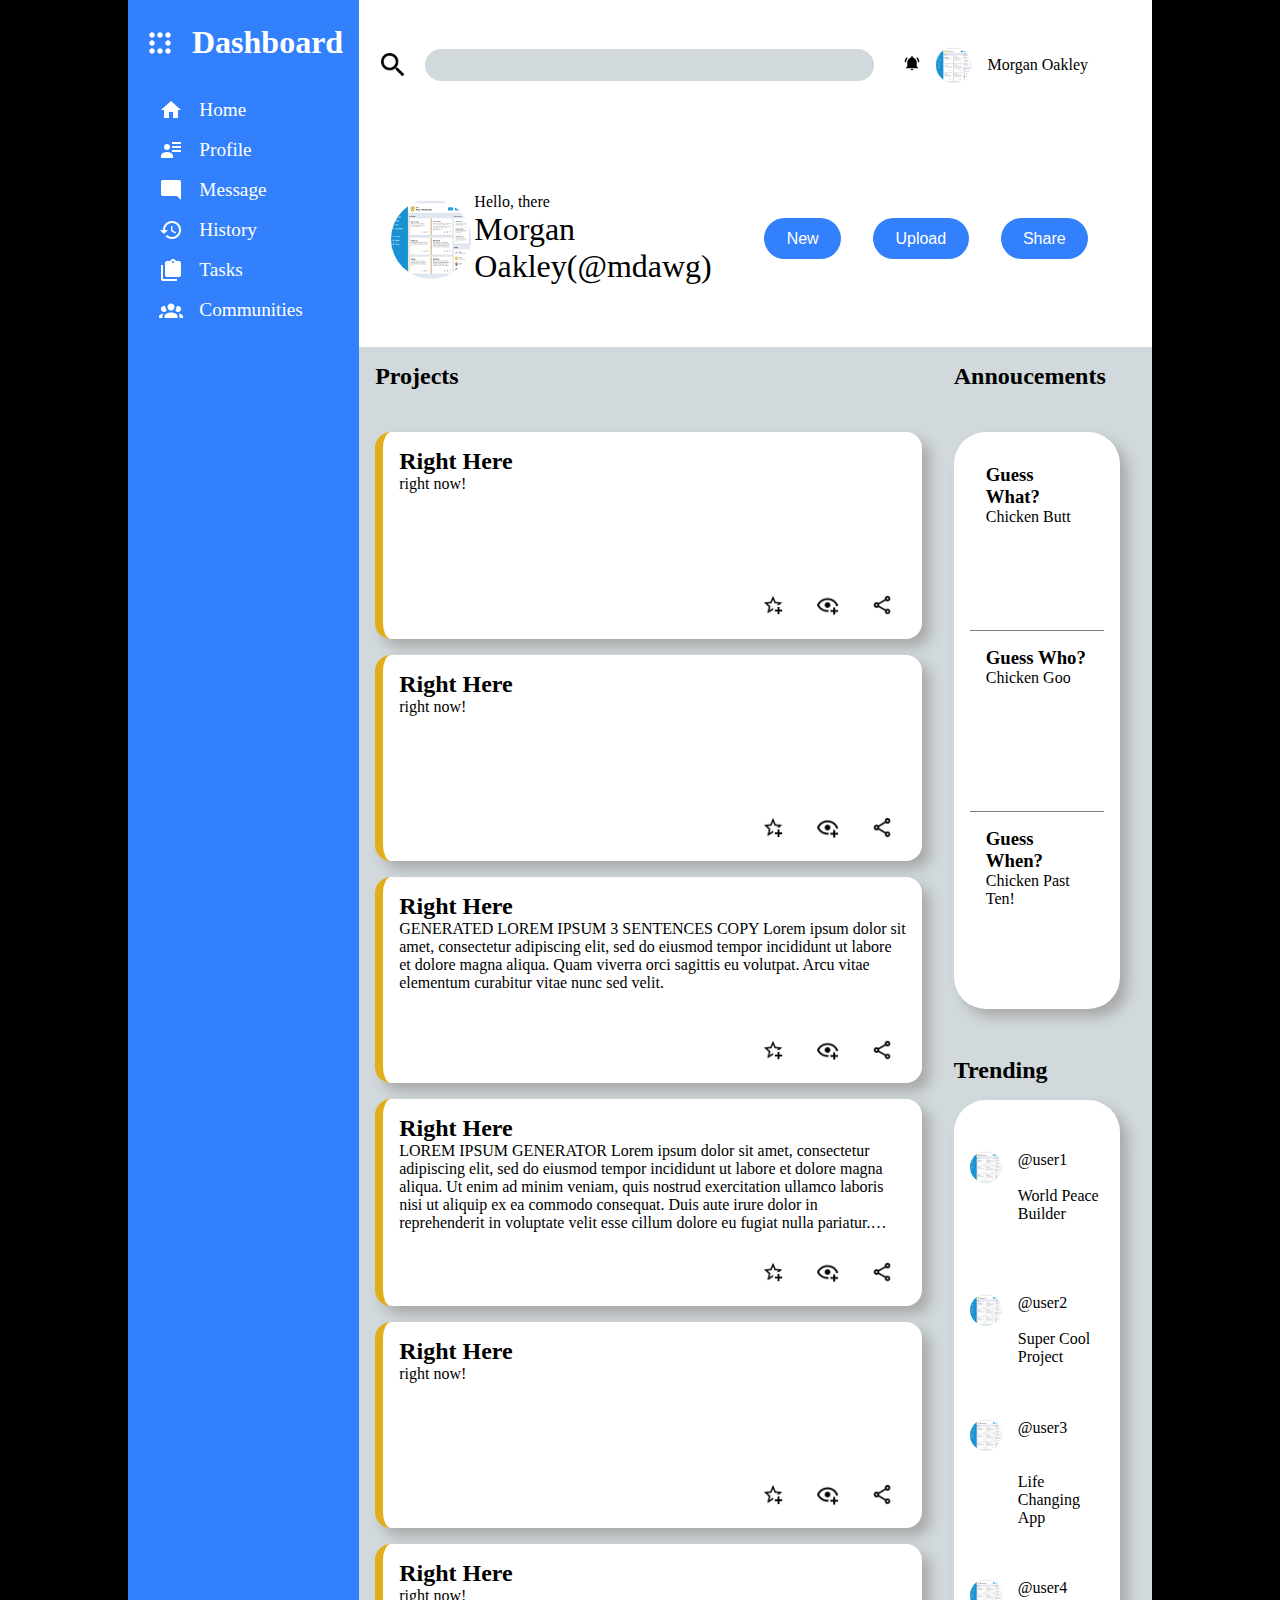
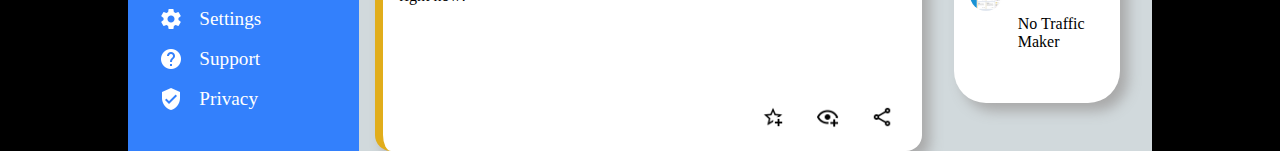
<file: index.html>
<!DOCTYPE html>
<html lang="en">
<head>
  <meta charset="UTF-8">
  <meta http-equiv="X-UA-Compatible" content="IE=edge">
  <meta name="viewport" content="width=device-width, initial-scale=1.0">
  <title>Document</title>
  <link rel="stylesheet" href="stylesheet.css">
</head>
<body>
  <div class="container">
    <div class="main">
      <div class="header">
        <div class="search_bar">
          <form class="search left" id="search" method="get" action="">
            <input class="search mag" type="button" type="submit" for="search">
            <input type="search" id="search">
          </form>
          <div class="search right">
            <a href=""><img class="notify" src="icons/bell-ring.png" alt="notifications"></a>
            <img class="profilepic" src="dashboard-project.png" alt="">
            <span>Morgan Oakley</span>
          </div>
        </div>
        <div class="intro_bar">
          <div class="intro">
            <img class="big" src="dashboard-project.png" alt="big profile picture">
            <div class="textbox">
              <div class="small_intro">Hello, there</div>
              <div class="big_intro">Morgan Oakley(@mdawg)</div>
            </div>
          </div>
          <div class="options">
            <div></div>
            <button class="nav_buttons">New</button>
            <button class="nav_buttons">Upload</button>
            <button class="nav_buttons">Share</button>
          </div>
        </div>
      </div>
      <div class="sidebar">
        
        <div class="sidetop">
          <h1 class="dash_title">
            <a href=""><img src="icons/dots-square.png" alt="" class="menu_icon">Dashboard</a>
          </h1>
          <div class="side_child first">
              <a href=""><img src="icons/home.png" alt="">Home</a>
              <a href=""><img src="icons/account-details.png" alt="">Profile</a>
              <a href=""><img src="icons/message-reply.png" alt="">Message</a>
              <a href=""><img src="icons/history.png" alt="">History</a>
              <a href=""><img src="icons/clipboard-multiple.png" alt="">Tasks</a>
              <a href=""><img src="icons/account-group.png" alt="">Communities</a>
          </div>
        </div>
        <div class="side_child">
            <a href=""><img src="icons/cog.png" alt="">Settings</a>
            <a href=""><img src="icons/help-circle.png" alt="">Support</a>
            <a href=""><img src="icons/shield-check.png" alt="">Privacy</a>
        </div>
      </div>

      <div class="content">
        <h2 class="project_title">Projects</h2>
        <div class="projects">
          <div class="card">
            <div class="cardtext">
              <h2>Right Here</h2>
              <p>right now!</p>
            </div>
            <div class="spacing"></div>
            <div class="card_buttons">
              <div class="spacing"></div>
              <img src="icons/star-plus-outline.png" alt="">
              <img src="icons/eye-plus-outline.png" alt="">
              <img src="icons/share-variant-outline.png" alt="">
            </div>
          </div>
          <div class="card">
            <div class="cardtext">
              <h2>Right Here</h2>
              <p>right now!</p>
            </div>
            <div class="spacing"></div>
            <div class="card_buttons">
              <div class="spacing"></div>
              <img src="icons/star-plus-outline.png" alt="">
              <img src="icons/eye-plus-outline.png" alt="">
              <img src="icons/share-variant-outline.png" alt="">
            </div>
          </div>
          <div class="card">
            <div class="cardtext">
              <h2>Right Here</h2>
              <p>
                GENERATED LOREM IPSUM
                3
                 
                SENTENCES
                 
                COPY 
                Lorem ipsum dolor sit amet, consectetur adipiscing elit, 
                sed do eiusmod tempor incididunt ut labore et dolore magna aliqua. 
                Quam viverra orci sagittis eu volutpat. 
                Arcu vitae elementum curabitur vitae nunc sed velit.</p>
            </div>
            <div class="spacing"></div>
            <div class="card_buttons">
              <div class="spacing"></div>
              <img src="icons/star-plus-outline.png" alt="">
              <img src="icons/eye-plus-outline.png" alt="">
              <img src="icons/share-variant-outline.png" alt="">
            </div>
          </div>
          <div class="card">
            <div class="cardtext">
              <h2>Right Here</h2>
              <p>
                LOREM IPSUM GENERATOR
                Lorem ipsum dolor sit amet, consectetur adipiscing elit, 
                sed do eiusmod tempor incididunt ut labore et dolore magna
                 aliqua. Ut enim ad minim veniam, quis nostrud exercitation 
                 ullamco laboris nisi ut aliquip ex ea commodo consequat. 
                 Duis aute irure dolor in reprehenderit in voluptate velit 
                 esse cillum dolore eu fugiat nulla pariatur. Excepteur sint occaecat cupidatat non proident, 
                sunt in culpa qui officia deserunt mollit anim id est laborum.</p>
            </div>
            <div class="spacing"></div>
            <div class="card_buttons">
              <div class="spacing"></div>
              <img src="icons/star-plus-outline.png" alt="">
              <img src="icons/eye-plus-outline.png" alt="">
              <img src="icons/share-variant-outline.png" alt="">
            </div>
          </div>
          <div class="card">
            <div class="cardtext">
              <h2>Right Here</h2>
              <p>right now!</p>
            </div>
            <div class="spacing"></div>
            <div class="card_buttons">
              <div class="spacing"></div>
              <img src="icons/star-plus-outline.png" alt="">
              <img src="icons/eye-plus-outline.png" alt="">
              <img src="icons/share-variant-outline.png" alt="">
            </div>
          </div>
          <div class="card">
            <div class="cardtext">
              <h2>Right Here</h2>
              <p>right now!</p>
            </div>
            <div class="spacing"></div>
            <div class="card_buttons">
              <div class="spacing"></div>
              <img src="icons/star-plus-outline.png" alt="">
              <img src="icons/eye-plus-outline.png" alt="">
              <img src="icons/share-variant-outline.png" alt="">
            </div>
          </div>
     
          
        </div>
        <h2 class="annoucement_title">Annoucements</h2>
        <div class="announcements">
          <div class="box_anoun1">
            <h3>Guess What?</h3>
            <p>Chicken Butt</p>
          </div>
          <div class="box_anoun">
            <h3>Guess Who?</h3>
            <p>Chicken Goo</p>
          </div>
          <div class="box_anoun">
            <h3>Guess When?</h3>
            <p>Chicken Past Ten!</p>
          </div>
        </div>
        <div class="trending_sec">
          <h2 class="trending_title">Trending</h2>
          <div class="trending">
            <div class="trend">
              <img class="profilepic" src="dashboard-project.png" alt="">
              <div>
                <p>@user1</p>
                <p>World Peace Builder</p>
              </div>
            </div>
            <div class="trend">
              <img class="profilepic" src="dashboard-project.png" alt="">
              <div>
                <p>@user2</p>
                <p>Super Cool Project</p>
              </div>
            </div>
            <div class="trend">
              <img class="profilepic" src="dashboard-project.png" alt="">
              <div>
                <p>@user3</p>
                <p>Life Changing App</p>
              </div>
            </div>
            <div class="trend">
              <img class="profilepic" src="dashboard-project.png" alt="">
              <div>
                <p>@user4</p>
                <p>No Traffic Maker</p>
              </div>
            </div>
          </div>
        </div>
        
      </div>
    </div>
  </div>
  
</body>
</html>
</file>
<file: stylesheet.css>
* {
  margin: 0;
  padding: 0;
}

:root {
  --ui-background-color: rgb(51, 128, 252);
  --ui-second-background-color: rgb(255, 255, 255);
  --main-background-color: rgb(209, 217, 220);
}

.container {
  background-color: rgb(0, 0, 0);
  display: flex;
  justify-content: center;
}

.main {
  display: grid;
  grid-template-columns: .8fr 4fr;
  grid-template-rows: 1fr 4fr;
  width: 80%;
  min-height: 100vh;
  grid-auto-flow: column;
  gap: 1rem;
  background-color: var(--main-background-color);
}

.header {
  grid-column: 2 / 4;
  background-color: var(--ui-second-background-color);
  display: grid;
  grid-template-rows: 1.2fr 2fr;
  margin-left: -1em;
  box-shadow:  rgb(169, 169, 169);
}

.sidebar {
  grid-row: 1 / 3;
  background-color: var(--ui-background-color);
  padding: 1.5rem 1rem;
  gap: 1rem;
  display: flex;
  justify-content: space-between;
  flex-direction: column;
  
}

.menu_icon {
  height: 1em;
  width: 1em;

}

.dash_title {
  display: flex;
  align-items: center;
  gap: 1rem;
  color:  white;
}



.side_child{
  display: flex;
  flex-direction: column;
  margin-bottom: 1rem;
  gap: 1rem;
  margin-top: 2.3rem;
}

.side_child a{
  margin-left: .8em ;
  font-size: 1.2rem;
  color: rgb(255, 255, 255);
}

.sidebar .side_child img {
  height: 1.5rem;
  width: 1.5rem;
  object-fit: cover;
}

.search_bar {
  display: flex;
  justify-content: space-between;
  align-items: center;
  margin-left: 1rem;
  margin-right: 4rem;
}

.sidebar a,
.sidebar .dash_title a{
  text-decoration: none;
  display: flex;
  align-items: center;
  gap: 1rem;
  color: var(--ui-second-background-color);
}

input[type="search"]{
  -webkit-appearance: none; 
  border-radius: 100px;
  border: none;
  background-color: var(--main-background-color);
  line-height: 2rem;
  width: 90%;
  height: 2rem;
}

.search.left {
  width: 70%;
  display: flex;
  align-items: center;
  gap: 1rem;
  justify-content: right;
}

.search.right {
  display: flex;
  align-items: center;
  gap: 1rem;
}

.search.left img,
.profilepic,
.trend img  {
  height: 2rem;
  width: 2rem;
  border-radius: 50%;
}

.search.right .notify {
  height: 1rem;
  width: 1rem;
}

.search.right .profilepic  {
  border-radius: 50%;
  width: 2.2rem;
  height: 2.2rem; 
}

.search.mag{
  background-image: url(icons/magnify.png);
  text-decoration: none;
  cursor: pointer;
  width: 2rem;
  height: 2rem;
  background-repeat: no-repeat;
  background-size: 2rem;
  background-color: transparent;
  border:none;
}


.intro_bar {
  display: flex;
  justify-content: space-between;
  margin-left: 2rem;
  margin-right: 4rem;
}

.intro,
.options {
  flex: 1;
}

.intro {
  display: grid;
  grid-template-columns: 1.2fr 5fr;
  grid-template-rows: 1fr 1fr;
  align-items: center;
  column-gap: .2rem
}

.big {
  height: 5rem;
  width: 5rem;
  grid-row: 1 / 3;
  grid-column: 1 / 2 ;
  border-radius: 50%;
}

.textbox {
  grid-row: 1 / 3;
}

.small_intro {
  align-self: end;
}

.big_intro {
  align-self: start;
  font-size: 2rem;
}

.options {
  display: grid;
  grid-auto-flow: column;
  grid-template-columns: 1fr repeat(auto-fit, minmax(auto, 1fr));
  gap: 2rem;
  justify-content: end;
  align-content: center;
}

.nav_buttons {
  background-color: var(--ui-background-color);
  border: none;
  color: white;
  padding: 0.7rem 1.4rem;
  text-align: center;
  text-decoration: none;
  display: inline-block;
  font-size: 1rem;
  border-radius: 3rem;
}

.content {
  display: grid;
  grid-template-columns: 3fr 1fr;
  grid-template-rows: 0.4fr 3.6fr 4fr;
  column-gap: 2em;
}

.projects {
  grid-area: 2 / 1 / 4 / 2;;
  display: grid;
  grid-template-columns: repeat(auto-fill, minmax(19rem, 1fr));
  gap: 1rem;
  background-color: var(--main-background-color);
}

.card {
  background-color: var(--ui-second-background-color);
  height: 12.9rem;
  border-radius: 1rem;
  border-left: 0.5rem solid rgb(225, 173, 27);
  box-shadow: 0.5rem 0.5rem 0.8rem 0 rgb(169, 169, 169);
  display: grid;
  grid-template-rows: 3rem minmax(0, 1fr) 3rem;

}


.cardtext {
  margin: 1rem;
}

.cardtext p {
  overflow: hidden;
  text-overflow: ellipsis;
  display: -webkit-box;
  -webkit-line-clamp: 5; /* number of lines to show */
          line-clamp: 2; 
  -webkit-box-orient: vertical;
}

h2.projects_titles {
  grid-area: 1 / 1 / 2 / 2;
}

.announcements, 
.trending{
  background-color: var(--ui-second-background-color);
  border-radius: 2em;
  margin-bottom: 3em;
  margin-right: 1em;
  box-shadow: 0.5rem 0.5rem 0.8rem 0 rgb(169, 169, 169);

}

.announcements {
  grid-area: 2 / 2 / 3 / 3;
  display: grid;
  grid-template-rows: 1fr 1fr 1fr;
  padding: 1rem;
}

.trending {
  display: grid;
  grid-template-rows: 1fr 1fr 1fr 1fr;
  padding: 1rem;
}

div.box_anoun,
div.box_anoun1 {
  padding: 1rem;
}
div.box_anoun {
  border-top: 1px solid grey;
}

.trending_sec {
  grid-area: 3 / 2 / 4 / 3;
  display: grid;
  grid-template-rows: auto 1fr;
  grid-column: 1fr;
  gap: 1rem;
}

h2.trending_title {
  font-style: none;
}

.card_buttons img {
  height: 1.4rem;
  width: 1.4rem;
  margin: 1rem;
}

.card_buttons {
  display: grid;
  grid-template-columns: 1fr auto auto auto;
  align-items: top;
  position: relative;
  right: .8rem;
  bottom: .8rem;
}

.trend {
  display: grid;
  align-content: center;
  grid-template-columns: min-content auto;
  column-gap: 1rem;
}

.trend div {
  display: grid;
  grid-template-rows: 1fr 1fr;
}
</file>
